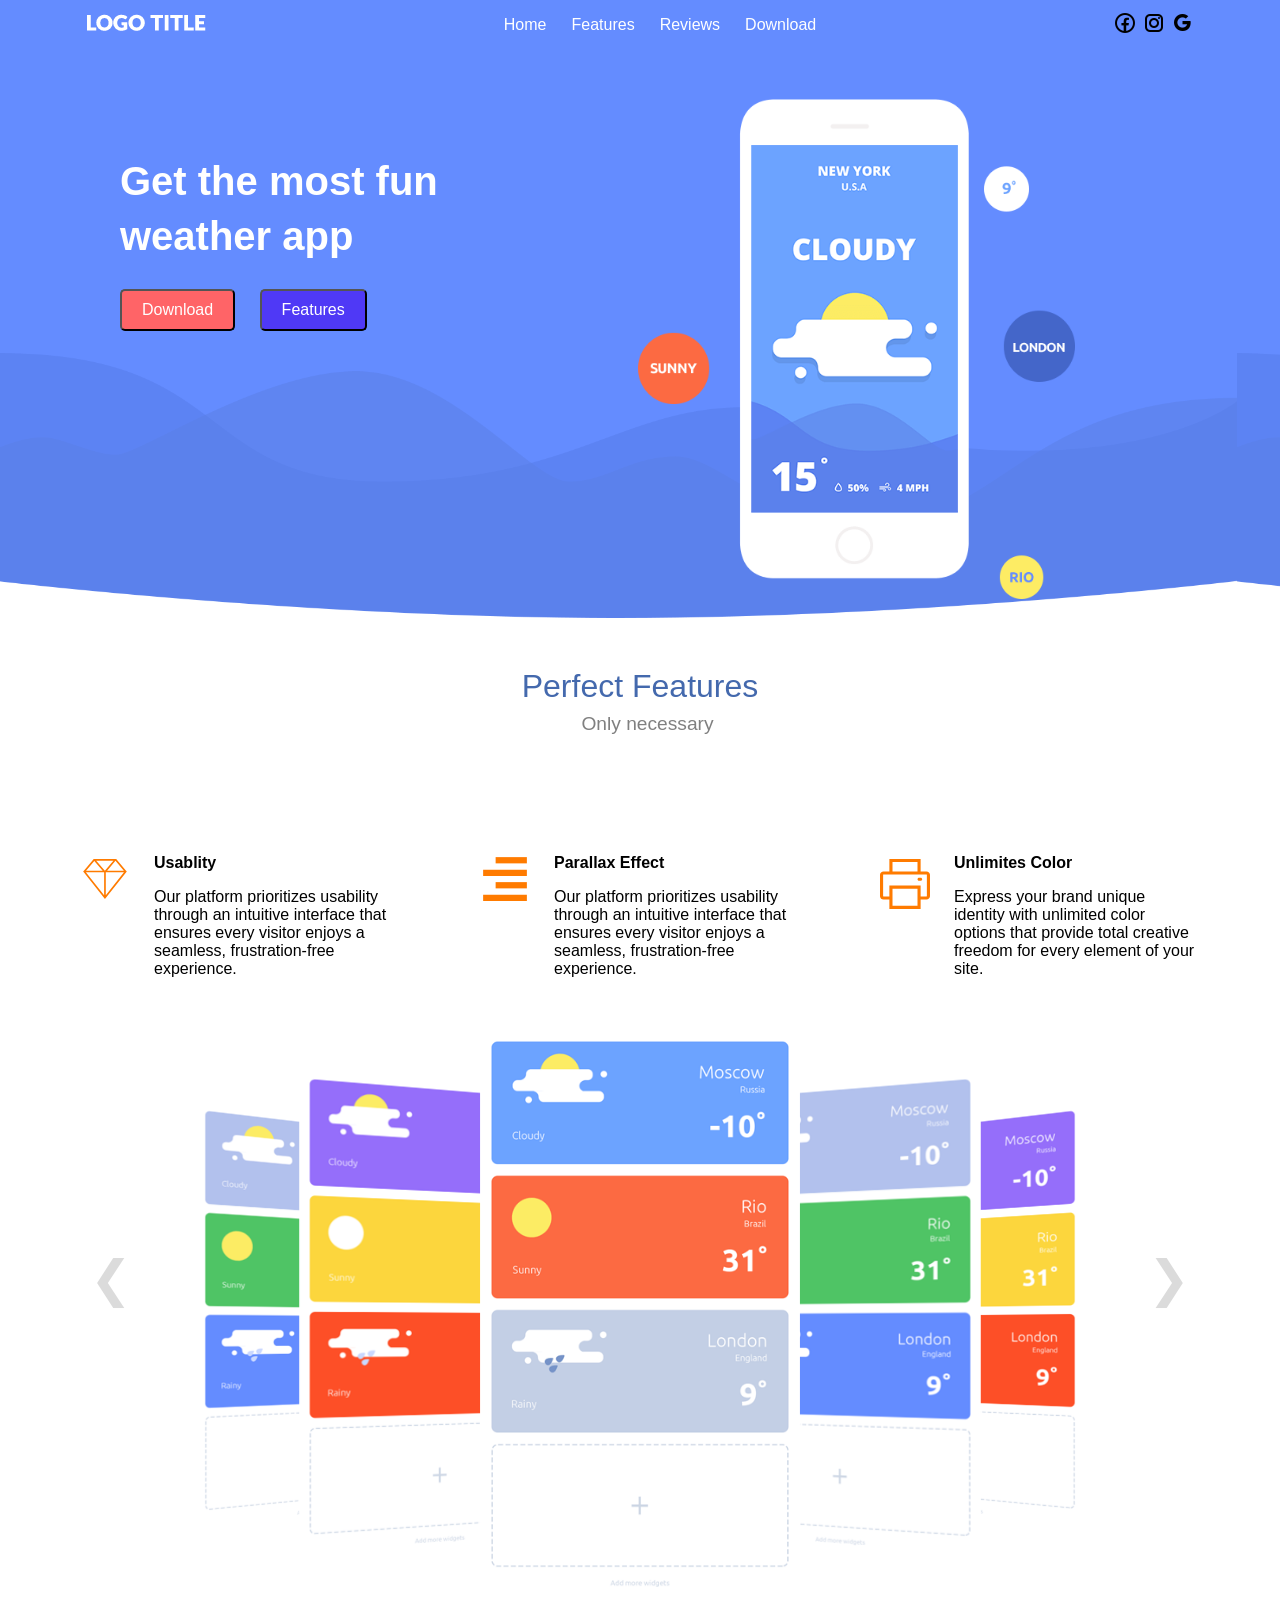
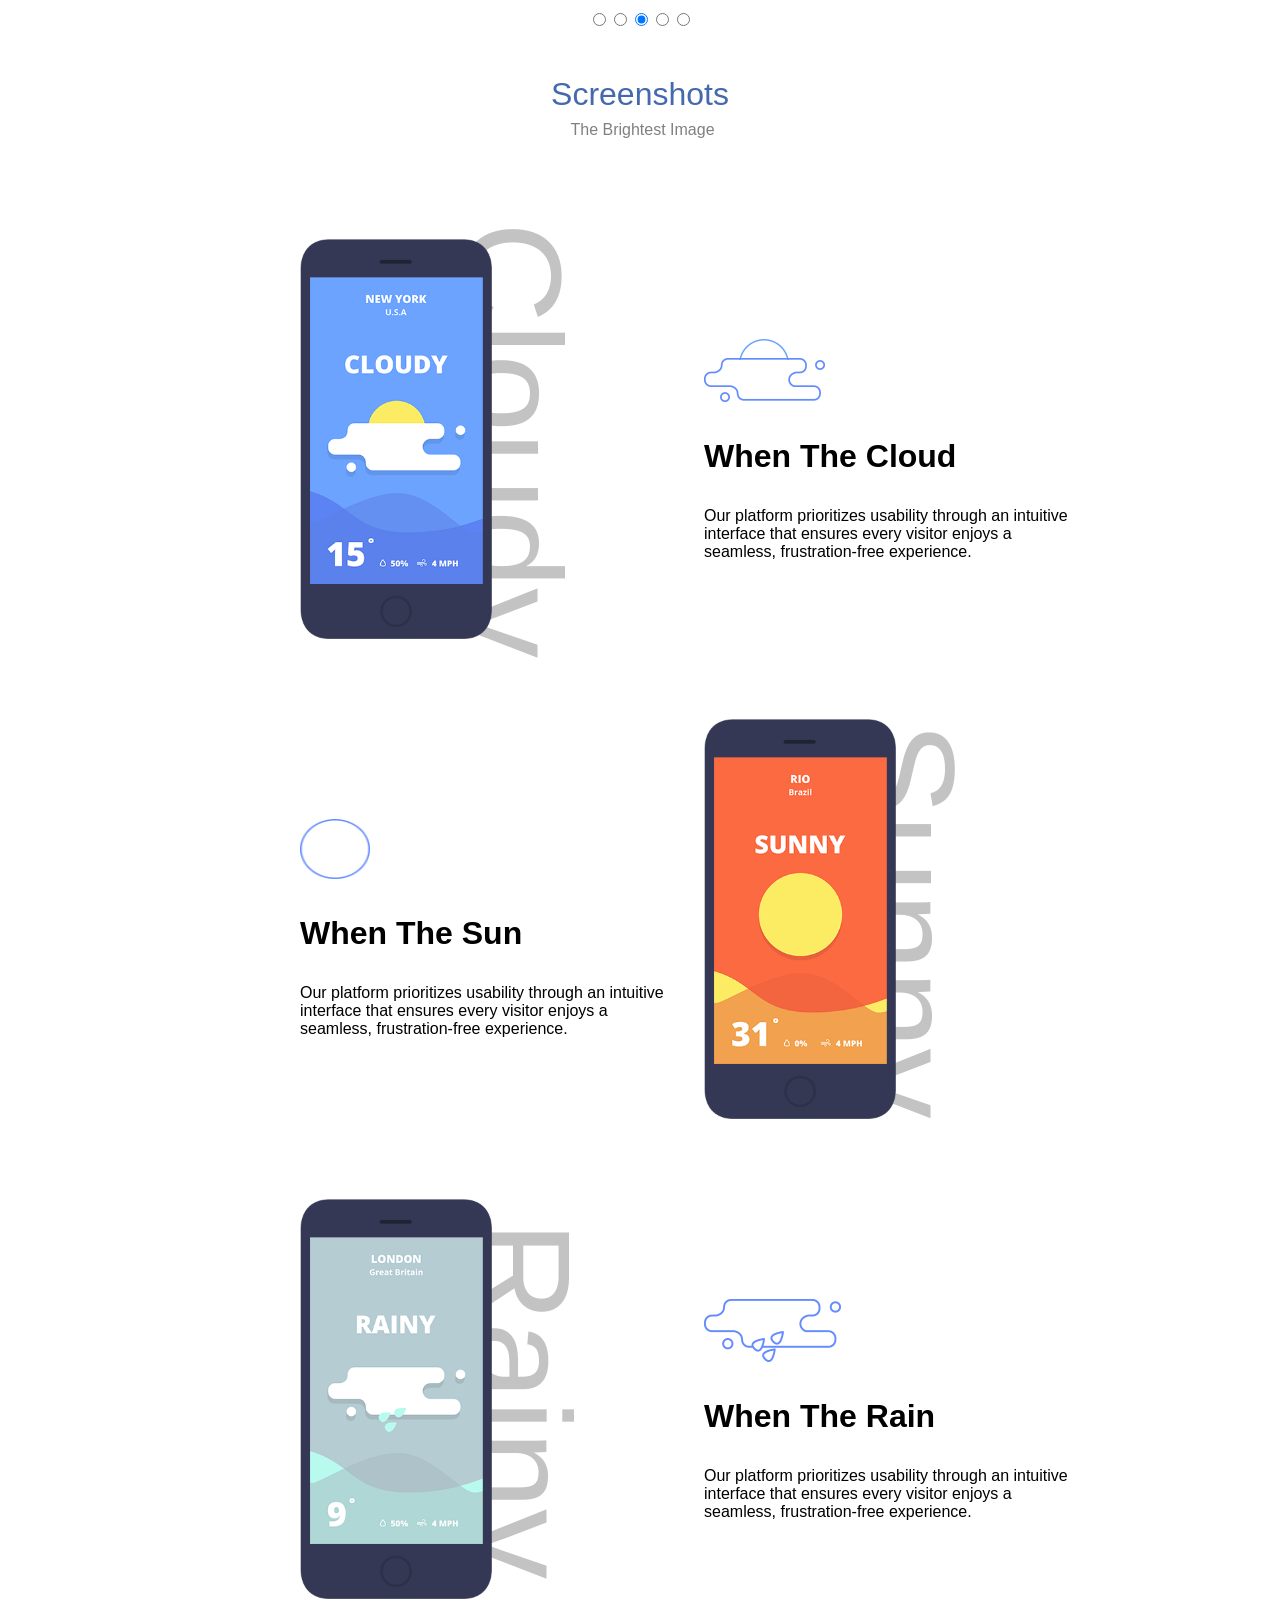
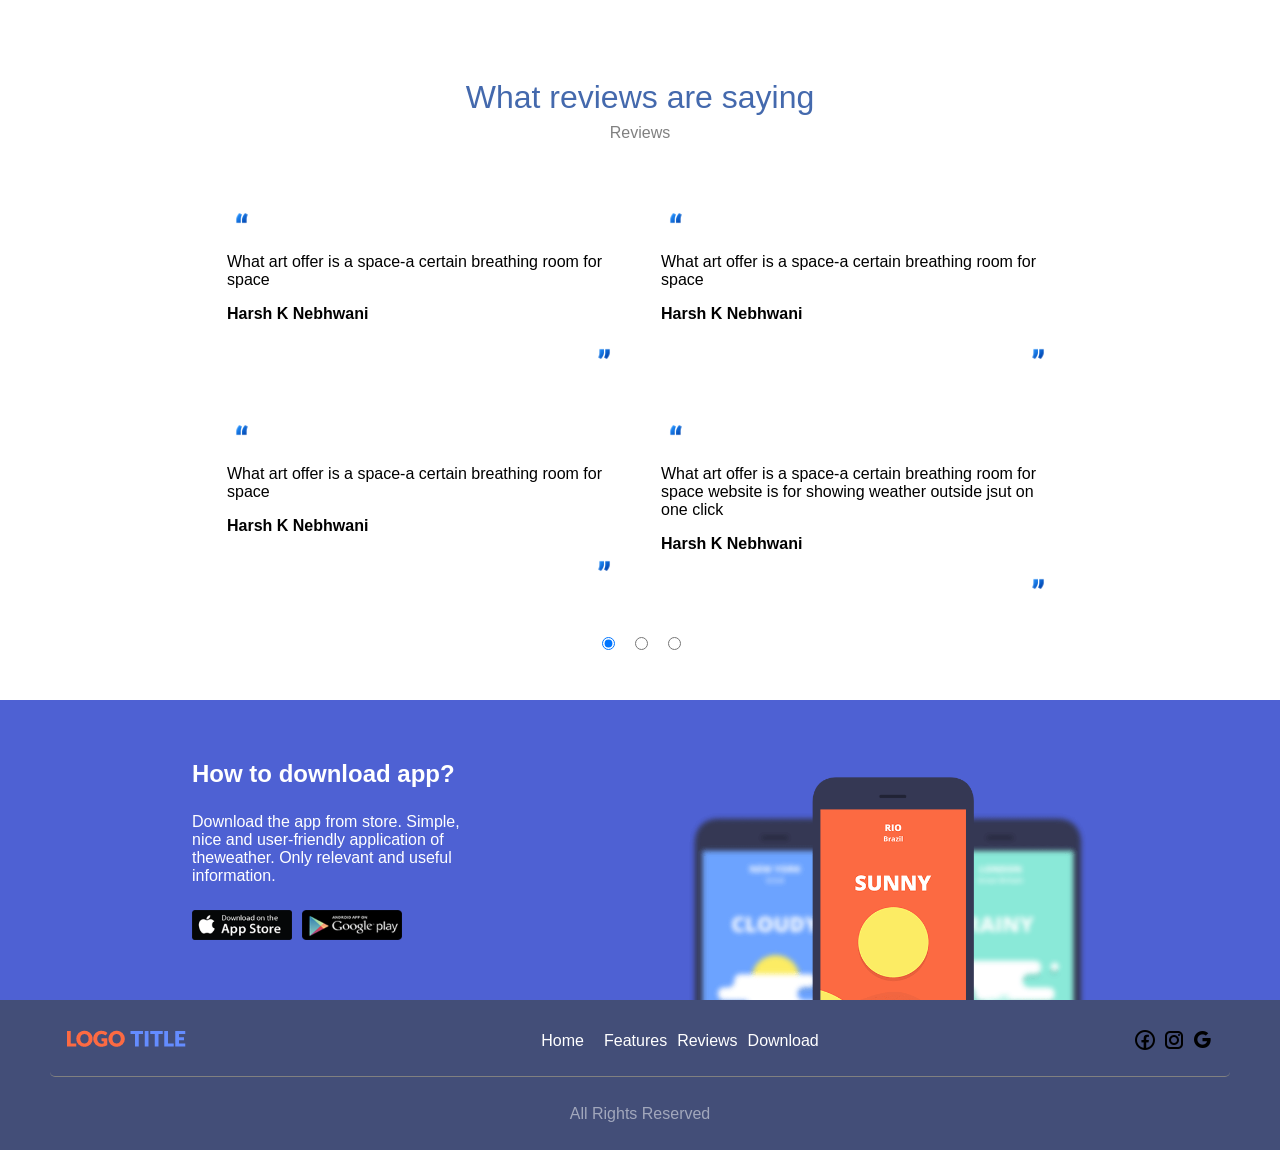
<file: index.html>
<!DOCTYPE html>
<html lang="en">

<head>
    <meta charset="UTF-8">
    <meta name="viewport" content="width=device-width, initial-scale=1.0">
    <title>Document</title>
    <link rel="stylesheet" href="style1.css">
</head>

<body style="font-family: sans-serif;">
    <!-- cover section -->

    <div id="cover-image"> 
        <div id="imp">
            <navbar id="navbar">
                <div>
                    <img src="logo.png" alt="logo"> 
                </div>
                <div id="anchors">
                    <a href="">Home</a>
                    <a href="#perfect-heading">Features</a>
                    <a href="#reviews">Reviews</a>
                    <a href="#download-section">Download</a>
                </div>
                <div id="icons">
                    <img src="icons8-facebook-24.png" alt="">
                    <img src="icons8-instagram-24.png" alt="">
                    <img src="icons8-google-25.png" alt="">
                </div>
            </navbar>


            <div id="cover-content">

                <div id="cover-image-button">
                    <p style="margin-top: 60px;">Get the most fun</p>
                    <p>weather app</p>
                    <button style="background-color: #FF6467;">Download</button>
                    <button style="background-color: #4F39F6;">Features</button>
                </div>

                <div>
                    <img src="phone1.png" alt="">
                </div>
            </div>

        </div>
    </div>

    <!-- 
        Perfect heading section 
    -->

    <div id="perfect-heading">
        <p id="perfect-heading-features">Perfect Features</p>
        <p style="color: gray; margin-left: 15px; font-size: larger; margin-top: 8px;">Only necessary</p>
    </div>

    <div id="section-2">

        <div class="features-sections">
            <div>
                <img src="1svg-perfect.svg" alt="">
            </div>
            <div>
                <p class="features-sub-heading"><b>Usablity</b></p>
                <p style="margin-left: 24px;">Our platform prioritizes usability through an intuitive interface that
                    ensures every
                    visitor enjoys a seamless, frustration-free experience.</p>
            </div>
        </div>

        <div class="features-sections">
            <div>
                <img src="2svg-perfect.svg" alt="">
            </div>
            <div>
                <p class="features-sub-heading"><b>Parallax Effect</b></p>
                <p style="margin-left: 24px;">Our platform prioritizes usability through an intuitive interface that
                    ensures every
                    visitor enjoys a seamless, frustration-free experience.</p>
            </div>
        </div>

        <div class="features-sections">
            <div>
                <img src="3svg-perfect.svg" alt="" style="height: 60px;">
            </div>
            <div>
                <p class="features-sub-heading"><b>Unlimites Color</b></p>
                <p style="margin-left: 24px;">Express your brand unique identity with unlimited color options that
                    provide total creative freedom for every element of your site.</p>
            </div>
        </div>

    </div>

    <br>
    <br>
    <!-- 
        crousal section
    -->

    <div class="carousel-container">
        <div class="nav-arrow nav-left">&#10094;</div>


        <div class="carousel-stage">

            <div class="carousel-stack pos-left-2">
                <img src="drag1.png" class="card-img" alt="Weather Image">
            </div>

            <div class="carousel-stack pos-left-1">
                <img src="drag3.png" class="card-img" alt="Weather Image">
            </div>

            <div class="carousel-stack pos-center">
                <img src="drag2.png" class="card-img" alt="Weather Image">
            </div>

            <div class="carousel-stack pos-right-1">
                <img src="drag1.png" class="card-img" alt="Weather Image">
            </div>

            <div class="carousel-stack pos-right-2">
                <img src="drag3.png" class="card-img" alt="Weather Image">
            </div>

        </div>

        <div class="nav-arrow nav-right">&#10095;</div>
    </div>


    <div style="display:flex; justify-content:center; margin-top: 30px; ">
        <input type="radio" class="carousel-radio pos-left-2-radio">
        <input type="radio" class="carousel-radio pos-left-1-radio">
        <input type="radio" class="carousel-radio pos-center-radio">
        <input type="radio" class="carousel-radio pos-right-1-radio">
        <input type="radio" class="carousel-radio pos-right-2-radio">
    </div>

    <!-- 
        ScreenShot Section
    -->

    <div id="screenshot-heading">
        <p id="perfect-heading-features">Screenshots</p>
        <p style="color: gray; margin-left: 5px; font-size: medium; margin-top: 8px;">The Brightest Image</p>
    </div>

    <!-- 
        cloudy
    -->
    <div class="screenshot-sections">
        <div id="ss-div-1">
            <img src="screen01.png" alt="cloudImage" class="phone-image">

            <div class="behind-text">Cloudy</div>
        </div>
        <div id="ss-div-2">
            <img src="cloud1.png" alt="cloud" class="small-image-ss">
            <p class="ss-sub-heading"><b>When The Cloud</b></p>
            <p style="margin: 0px 0px;">Our platform prioritizes usability through an intuitive interface that
                ensures every
                visitor enjoys a seamless, frustration-free experience.</p>
        </div>
    </div>

    <!-- 
        sunny
    -->
    <div class="screenshot-sections">
        <div id="ss-div-1">

            <img src="sun1.png" alt="sun" class="small-image-ss" style="width:70px; height: 60px;">

            <p class="ss-sub-heading"><b>When The Sun</b></p>
            <p style="margin: 0px 0px;">Our platform prioritizes usability through an intuitive interface that
                ensures every
                visitor enjoys a seamless, frustration-free experience.</p>
        </div>

        <div id="ss-div-2">
            <img src="screen02.png" alt="sunnyImage" style="height: 400px;" class="phone-image">
            <div class="behind-text-sunny">Sunny</div>
        </div>
    </div>

    <!-- 
        Rainy
    -->

    <div class="screenshot-sections">

        <div id="ss-div-1">
            <img src="screen03.png" alt="rainImage" class="phone-image">
            <div class="behind-text-rainy">Rainy</div>
        </div>
        <div id="ss-div-2">
            <img src="rainy1.png" alt="rain" class="small-image-ss">
            <p class="ss-sub-heading"><b>When The Rain</b></p>
            <p style="margin: 0px 0px;">Our platform prioritizes usability through an intuitive interface that
                ensures every
                visitor enjoys a seamless, frustration-free experience.</p>
        </div>

    </div>

    <!-- 
        Reviews Section
    -->

    <div id="reviews">
        <div class="section-heading">
            <p id="perfect-heading-features">What reviews are saying</p>
            <div class="sub-section-heading">
                <p>Reviews</p>
            </div>
        </div>

        <div id="reviews-carousel">
            
            <div class="review-slide active">
                <!-- 
                    slide 1
                -->
                <div id="slide-1">
                    <div class="reviews-parent-div">

                    <div class="reviews-child-div">
                        <div class="double-quotes-start">
                            <img src="double-quotes_start.png" alt="double-quotes" class="double-quotes">
                        </div>
                        <div>
                            <p>What art offer is a space-a certain breathing room for space</p>
                            <p> <b>Harsh K Nebhwani</b> </p>
                        </div>
                        <div class="double-quotes-end">
                            <img src="double-quotes_end.png" alt="double-quotes" class="double-quotes">
                        </div>

                    </div>

                    <div class="reviews-child-div">
                        <div class="double-quotes-start">
                            <img src="double-quotes_start.png" alt="double-quotes" class="double-quotes">
                        </div>
                        <div>
                            <p>What art offer is a space-a certain breathing room for space</p>
                            <p> <b>Harsh K Nebhwani</b> </p>
                        </div>
                        <div class="double-quotes-end">
                            <img src="double-quotes_end.png" alt="double-quotes" class="double-quotes">
                        </div>

                    </div>

                    <div class="reviews-child-div">
                        <div class="double-quotes-start">
                            <img src="double-quotes_start.png" alt="double-quotes" class="double-quotes">
                        </div>
                        <div>
                            <p>What art offer is a space-a certain breathing room for space</p>
                            <p> <b>Harsh K Nebhwani</b> </p>
                        </div>
                        <div class="double-quotes-end">
                            <img src="double-quotes_end.png" alt="double-quotes" class="double-quotes">
                        </div>

                    </div>


                    <div class="reviews-child-div">
                        <div class="double-quotes-start">
                            <img src="double-quotes_start.png" alt="double-quotes" class="double-quotes">
                        </div>
                        <div>
                            <p>What art offer is a space-a certain breathing room for space website is for showing weather
                                outside
                                jsut on one click
                            </p>
                            <p> <b>Harsh K Nebhwani</b> </p>
                        </div>
                        <div class="double-quotes-end">
                            <img src="double-quotes_end.png" alt="double-quotes" class="double-quotes">
                        </div>

                    </div>

                </div>
                </div>
            </div>
            
            <div class="review-slide ">
                <!-- 
                    slide 2
                -->
                <div id="slide-2">
                    <div class="reviews-parent-div">

                    <div class="reviews-child-div">
                        <div class="double-quotes-start">
                            <img src="double-quotes_start.png" alt="double-quotes" class="double-quotes">
                        </div>
                        <div>
                            <p>What art offer is a space-a certain breathing room for space</p>
                            <p> <b>Rohit</b> </p>
                        </div>
                        <div class="double-quotes-end">
                            <img src="double-quotes_end.png" alt="double-quotes" class="double-quotes">
                        </div>

                    </div>

                    <div class="reviews-child-div">
                        <div class="double-quotes-start">
                            <img src="double-quotes_start.png" alt="double-quotes" class="double-quotes">
                        </div>
                        <div>
                            <p>What art offer is a space-a certain breathing room for space</p>
                            <p> <b>Rohit</b> </p>
                        </div>
                        <div class="double-quotes-end">
                            <img src="double-quotes_end.png" alt="double-quotes" class="double-quotes">
                        </div>

                    </div>

                    <div class="reviews-child-div">
                        <div class="double-quotes-start">
                            <img src="double-quotes_start.png" alt="double-quotes" class="double-quotes">
                        </div>
                        <div>
                            <p>What art offer is a space-a certain breathing room for space</p>
                            <p> <b>Rohit</b> </p>
                        </div>
                        <div class="double-quotes-end">
                            <img src="double-quotes_end.png" alt="double-quotes" class="double-quotes">
                        </div>

                    </div>


                    <div class="reviews-child-div">
                        <div class="double-quotes-start">
                            <img src="double-quotes_start.png" alt="double-quotes" class="double-quotes">
                        </div>
                        <div>
                            <p>What art offer is a space-a certain breathing room for space website is for showing weather
                                outside
                                jsut on one click
                            </p>
                            <p> <b>Rohit</b> </p>
                        </div>
                        <div class="double-quotes-end">
                            <img src="double-quotes_end.png" alt="double-quotes" class="double-quotes">
                        </div>

                    </div>

                </div>
                </div>
            </div>
            
            <div class="review-slide ">
                <!-- 
                    slide 3
                -->
                
                <div id="slide-3">
                    <div class="reviews-parent-div">

                    <div class="reviews-child-div">
                        <div class="double-quotes-start">
                            <img src="double-quotes_start.png" alt="double-quotes" class="double-quotes">
                        </div>
                        <div>
                            <p>What art offer is a space-a certain breathing room for space</p>
                            <p> <b>Nikhil</b> </p>
                        </div>
                        <div class="double-quotes-end">
                            <img src="double-quotes_end.png" alt="double-quotes" class="double-quotes">
                        </div>

                    </div>

                    <div class="reviews-child-div">
                        <div class="double-quotes-start">
                            <img src="double-quotes_start.png" alt="double-quotes" class="double-quotes">
                        </div>
                        <div>
                            <p>What art offer is a space-a certain breathing room for space</p>
                            <p> <b>Nikhil</b> </p>
                        </div>
                        <div class="double-quotes-end">
                            <img src="double-quotes_end.png" alt="double-quotes" class="double-quotes">
                        </div>

                    </div>

                    <div class="reviews-child-div">
                        <div class="double-quotes-start">
                            <img src="double-quotes_start.png" alt="double-quotes" class="double-quotes">
                        </div>
                        <div>
                            <p>What art offer is a space-a certain breathing room for space</p>
                            <p> <b>Nikhil</b> </p>
                        </div>
                        <div class="double-quotes-end">
                            <img src="double-quotes_end.png" alt="double-quotes" class="double-quotes">
                        </div>

                    </div>


                    <div class="reviews-child-div">
                        <div class="double-quotes-start">
                            <img src="double-quotes_start.png" alt="double-quotes" class="double-quotes">
                        </div>
                        <div>
                            <p>What art offer is a space-a certain breathing room for space website is for showing weather
                                outside
                                jsut on one click
                            </p>
                            <p> <b>Nikhil</b> </p>
                        </div>
                        <div class="double-quotes-end">
                            <img src="double-quotes_end.png" alt="double-quotes" class="double-quotes">
                        </div>

                    </div>

                </div>
                </div>
            </div>
        
        </div>
        
    </div>

    <!-- 
        radio button
    -->
        <div id="reviews-radios">
            <input type="radio" name="reviews" checked>
            <input type="radio" name="reviews">
            <input type="radio" name="reviews">
        </div>


    <!-- 
        How to download section
    -->
    <div id="download-section" class="second-subsection">
        <div id="purple-color">

            <div id="download-content">
                <h2>How to download app?</h2>
                <p>Download the app from store. Simple, nice and user-friendly application of theweather. Only relevant
                    and useful information.</p>
                <div id="download-logo">
                    <img src="appstor.png" alt="app store">
                    <img src="googleplay.png" alt=" google play">
                </div>
            </div>
            <div id="download-image">
                <img src="appdownload1.png" alt="">
            </div>
        </div>
    </div>
    </div>

    <!-- 
        Footer section
    -->

    <footer id="footer">
        <div id="navbar" class="navbar-footer">
            <div id="logo"><img src="footer-logo.png" alt=""></div>
            <div>
                <ul id="navbar-list">
                    <a href="#cover-image">Home<a>
                            <a href="#perfect-heading">Features</a>
                            <a href="#reviews">Reviews</a>
                            <a href="#download-section">Download</a>
                </ul>
            </div>
            <div id="navbar-icon">
                <img src="icons8-facebook-24.png" alt="facebook-logo">
                <img src="icons8-instagram-24.png" alt="instagram-logo">
                <img src="icons8-google-25.png" alt="google-logo">
            </div>
        </div>
        <h4>All Rights Reserved</h4>
    </footer>

    
    <script src="script1.js"></script>

</body>

</html>
</file>
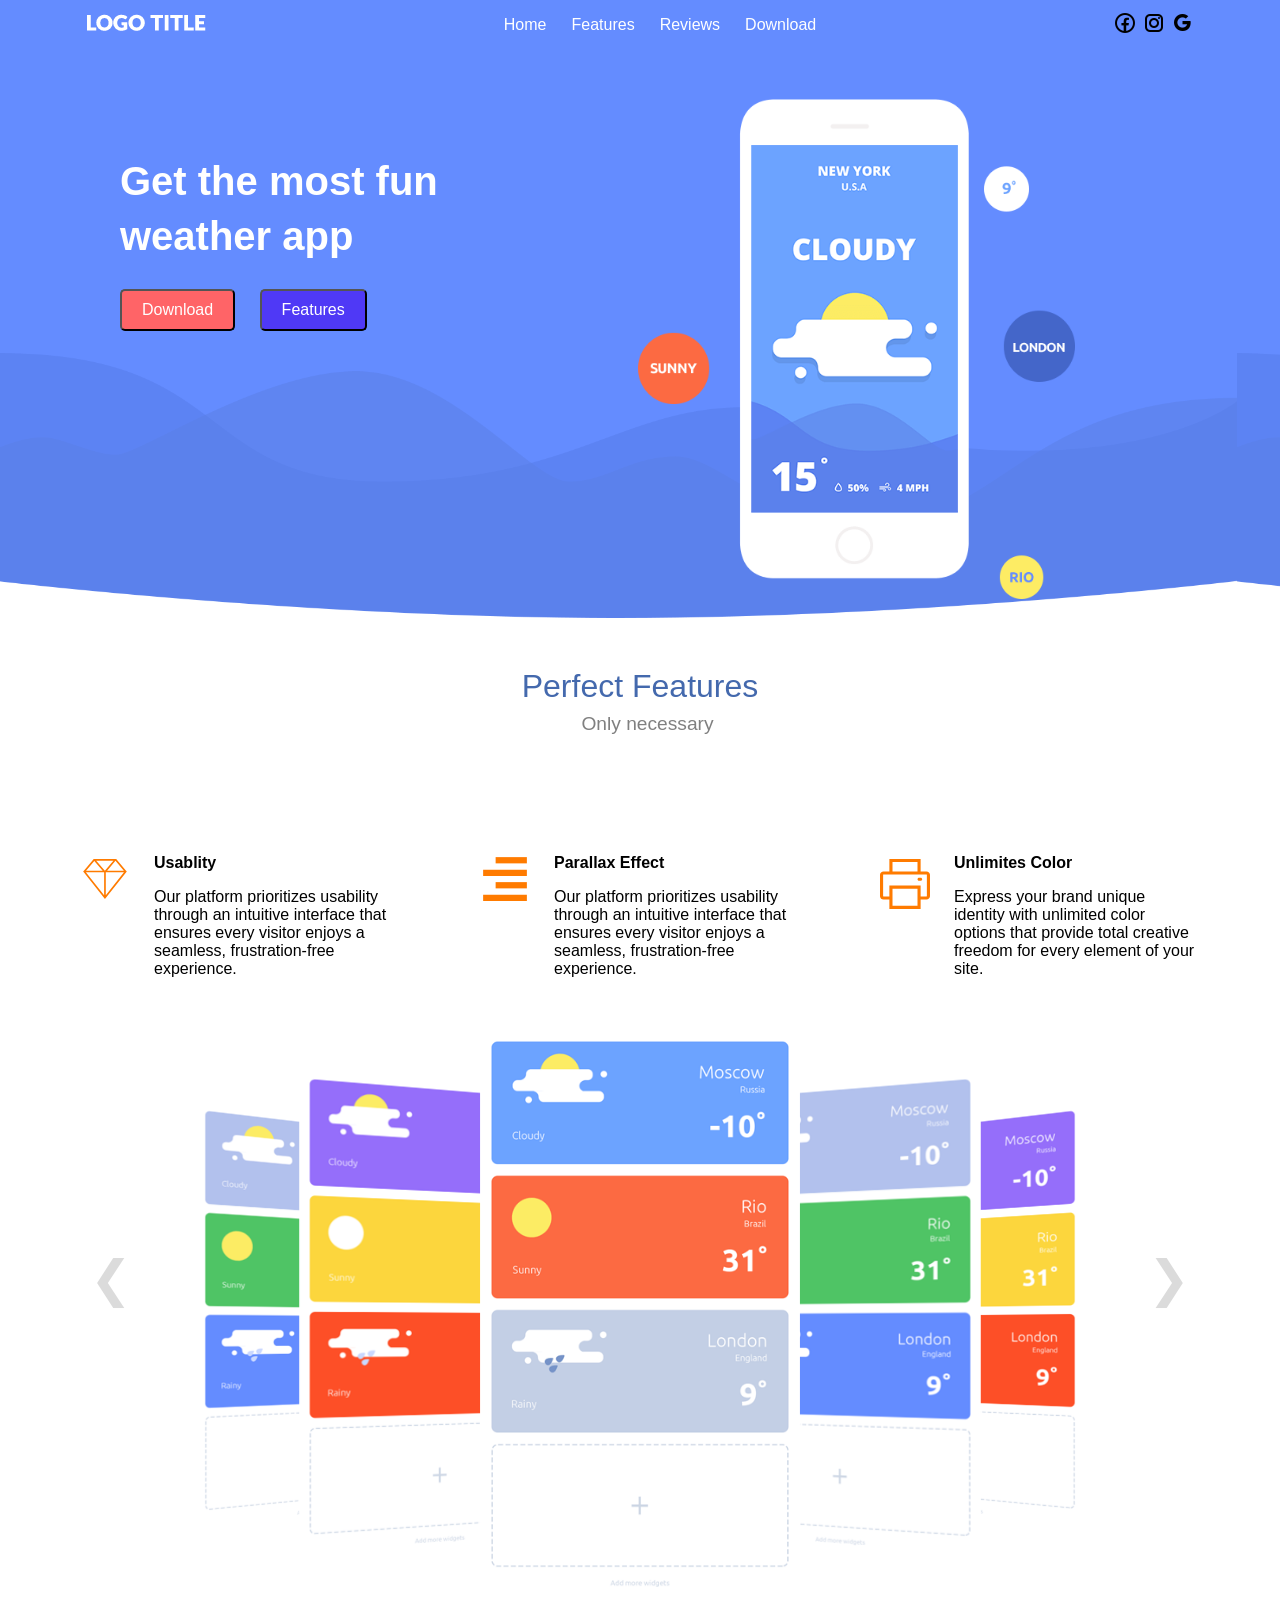
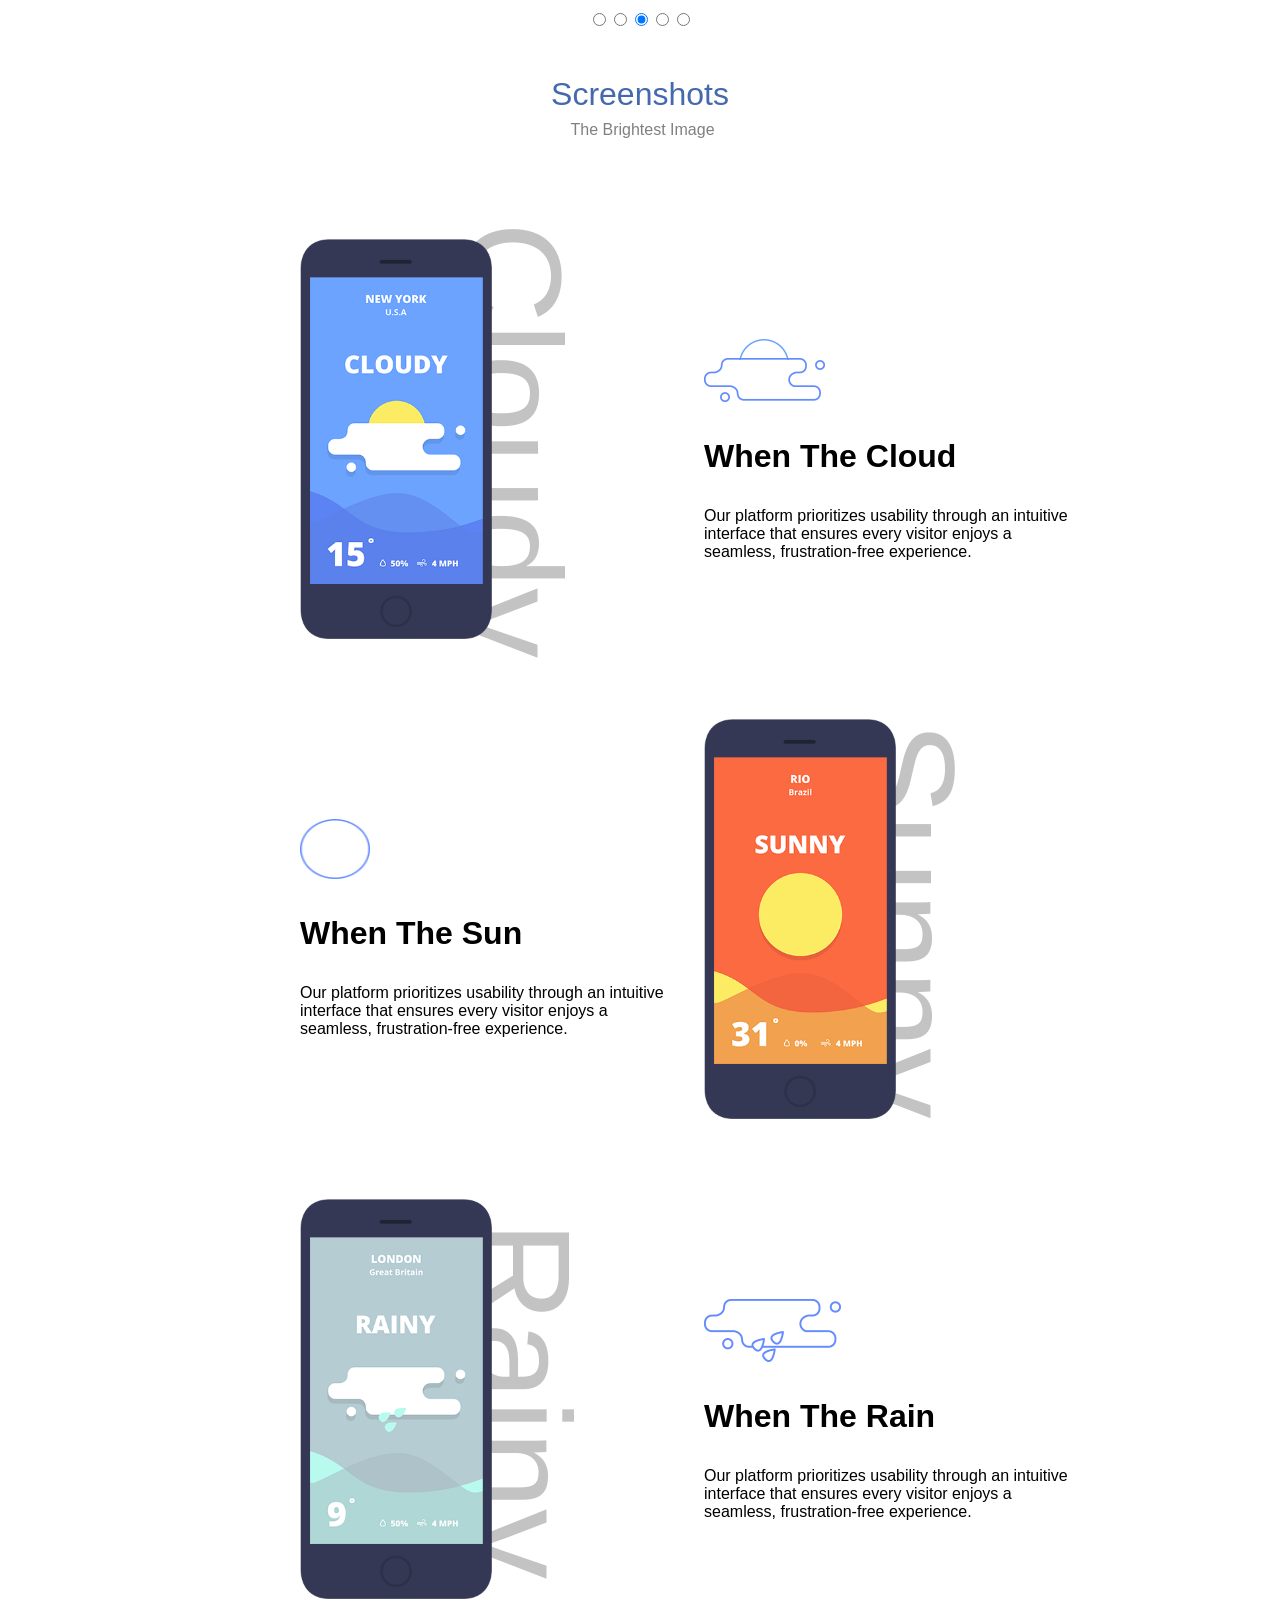
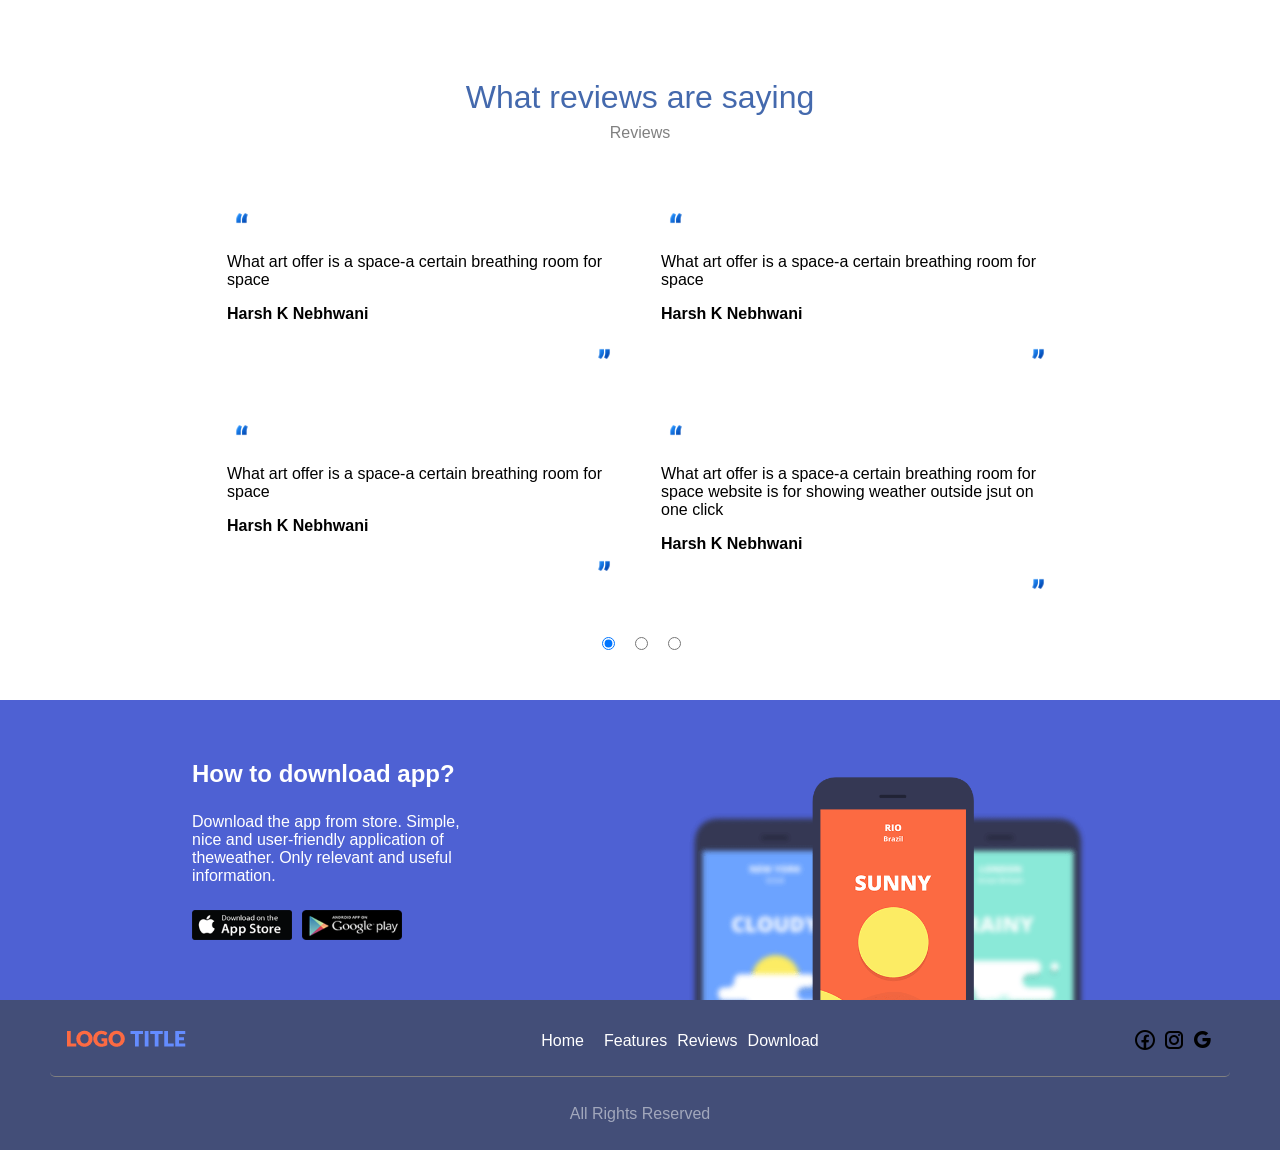
<file: index1.html>
<!DOCTYPE html>
<html lang="en">

<head>
    <meta charset="UTF-8">
    <meta name="viewport" content="width=device-width, initial-scale=1.0">
    <title>Document</title>
    <link rel="stylesheet" href="style1.css">
</head>

<body style="font-family: sans-serif;">
    <!-- cover section -->

    <div id="cover-image">
        <div id="imp">
            <navbar id="navbar">
                <div>
                    <img src="logo.png" alt="logo">
                </div>
                <div id="anchors">
                    <a href="">Home</a>
                    <a href="#perfect-heading">Features</a>
                    <a href="#reviews">Reviews</a>
                    <a href="#download-section">Download</a>
                </div>
                <div id="icons">
                    <img src="icons8-facebook-24.png" alt="">
                    <img src="icons8-instagram-24.png" alt="">
                    <img src="icons8-google-25.png" alt="">
                </div>
            </navbar>


            <div id="cover-content">

                <div id="cover-image-button">
                    <p style="margin-top: 60px;">Get the most fun</p>
                    <p>weather app</p>
                    <button style="background-color: #FF6467;">Download</button>
                    <button style="background-color: #4F39F6;">Features</button>
                </div>

                <div>
                    <img src="phone1.png" alt="">
                </div>
            </div>

        </div>
    </div>

    <!-- 
        Perfect heading section 
    -->

    <div id="perfect-heading">
        <p id="perfect-heading-features">Perfect Features</p>
        <p style="color: gray; margin-left: 15px; font-size: larger; margin-top: 8px;">Only necessary</p>
    </div>

    <div id="section-2">

        <div class="features-sections">
            <div>
                <img src="1svg-perfect.svg" alt="">
            </div>
            <div>
                <p class="features-sub-heading"><b>Usablity</b></p>
                <p style="margin-left: 24px;">Our platform prioritizes usability through an intuitive interface that
                    ensures every
                    visitor enjoys a seamless, frustration-free experience.</p>
            </div>
        </div>

        <div class="features-sections">
            <div>
                <img src="2svg-perfect.svg" alt="">
            </div>
            <div>
                <p class="features-sub-heading"><b>Parallax Effect</b></p>
                <p style="margin-left: 24px;">Our platform prioritizes usability through an intuitive interface that
                    ensures every
                    visitor enjoys a seamless, frustration-free experience.</p>
            </div>
        </div>

        <div class="features-sections">
            <div>
                <img src="3svg-perfect.svg" alt="" style="height: 60px;">
            </div>
            <div>
                <p class="features-sub-heading"><b>Unlimites Color</b></p>
                <p style="margin-left: 24px;">Express your brand unique identity with unlimited color options that
                    provide total creative freedom for every element of your site.</p>
            </div>
        </div>

    </div>

    <br>
    <br>
    <!-- 
        crousal section
    -->

    <div class="carousel-container">
        <div class="nav-arrow nav-left">&#10094;</div>


        <div class="carousel-stage">

            <div class="carousel-stack pos-left-2">
                <img src="drag1.png" class="card-img" alt="Weather Image">
            </div>

            <div class="carousel-stack pos-left-1">
                <img src="drag3.png" class="card-img" alt="Weather Image">
            </div>

            <div class="carousel-stack pos-center">
                <img src="drag2.png" class="card-img" alt="Weather Image">
            </div>

            <div class="carousel-stack pos-right-1">
                <img src="drag1.png" class="card-img" alt="Weather Image">
            </div>

            <div class="carousel-stack pos-right-2">
                <img src="drag3.png" class="card-img" alt="Weather Image">
            </div>

        </div>

        <div class="nav-arrow nav-right">&#10095;</div>
    </div>


    <div style="display:flex; justify-content:center; margin-top: 30px; ">
        <input type="radio" class="carousel-radio pos-left-2-radio">
        <input type="radio" class="carousel-radio pos-left-1-radio">
        <input type="radio" class="carousel-radio pos-center-radio">
        <input type="radio" class="carousel-radio pos-right-1-radio">
        <input type="radio" class="carousel-radio pos-right-2-radio">
    </div>

    <!-- 
        ScreenShot Section
    -->

    <div id="screenshot-heading">
        <p id="perfect-heading-features">Screenshots</p>
        <p style="color: gray; margin-left: 5px; font-size: medium; margin-top: 8px;">The Brightest Image</p>
    </div>

    <!-- 
        cloudy
    -->
    <div class="screenshot-sections">
        <div id="ss-div-1">
            <img src="screen01.png" alt="cloudImage" class="phone-image">

            <div class="behind-text">Cloudy</div>
        </div>
        <div id="ss-div-2">
            <img src="cloud1.png" alt="cloud" class="small-image-ss">
            <p class="ss-sub-heading"><b>When The Cloud</b></p>
            <p style="margin: 0px 0px;">Our platform prioritizes usability through an intuitive interface that
                ensures every
                visitor enjoys a seamless, frustration-free experience.</p>
        </div>
    </div>

    <!-- 
        sunny
    -->
    <div class="screenshot-sections">
        <div id="ss-div-1">

            <img src="sun1.png" alt="sun" class="small-image-ss" style="width:70px; height: 60px;">

            <p class="ss-sub-heading"><b>When The Sun</b></p>
            <p style="margin: 0px 0px;">Our platform prioritizes usability through an intuitive interface that
                ensures every
                visitor enjoys a seamless, frustration-free experience.</p>
        </div>

        <div id="ss-div-2">
            <img src="screen02.png" alt="sunnyImage" style="height: 400px;" class="phone-image">
            <div class="behind-text-sunny">Sunny</div>
        </div>
    </div>

    <!-- 
        Rainy
    -->

    <div class="screenshot-sections">

        <div id="ss-div-1">
            <img src="screen03.png" alt="rainImage" class="phone-image">
            <div class="behind-text-rainy">Rainy</div>
        </div>
        <div id="ss-div-2">
            <img src="rainy1.png" alt="rain" class="small-image-ss">
            <p class="ss-sub-heading"><b>When The Rain</b></p>
            <p style="margin: 0px 0px;">Our platform prioritizes usability through an intuitive interface that
                ensures every
                visitor enjoys a seamless, frustration-free experience.</p>
        </div>

    </div>

    <!-- 
        Reviews Section
    -->

    <div id="reviews">
        <div class="section-heading">
            <p id="perfect-heading-features">What reviews are saying</p>
            <div class="sub-section-heading">
                <p>Reviews</p>
            </div>
        </div>

        <div id="reviews-carousel">
            
            <div class="review-slide active">
                <!-- 
                    slide 1
                -->
                <div id="slide-1">
                    <div class="reviews-parent-div">

                    <div class="reviews-child-div">
                        <div class="double-quotes-start">
                            <img src="double-quotes_start.png" alt="double-quotes" class="double-quotes">
                        </div>
                        <div>
                            <p>What art offer is a space-a certain breathing room for space</p>
                            <p> <b>Harsh K Nebhwani</b> </p>
                        </div>
                        <div class="double-quotes-end">
                            <img src="double-quotes_end.png" alt="double-quotes" class="double-quotes">
                        </div>

                    </div>

                    <div class="reviews-child-div">
                        <div class="double-quotes-start">
                            <img src="double-quotes_start.png" alt="double-quotes" class="double-quotes">
                        </div>
                        <div>
                            <p>What art offer is a space-a certain breathing room for space</p>
                            <p> <b>Harsh K Nebhwani</b> </p>
                        </div>
                        <div class="double-quotes-end">
                            <img src="double-quotes_end.png" alt="double-quotes" class="double-quotes">
                        </div>

                    </div>

                    <div class="reviews-child-div">
                        <div class="double-quotes-start">
                            <img src="double-quotes_start.png" alt="double-quotes" class="double-quotes">
                        </div>
                        <div>
                            <p>What art offer is a space-a certain breathing room for space</p>
                            <p> <b>Harsh K Nebhwani</b> </p>
                        </div>
                        <div class="double-quotes-end">
                            <img src="double-quotes_end.png" alt="double-quotes" class="double-quotes">
                        </div>

                    </div>


                    <div class="reviews-child-div">
                        <div class="double-quotes-start">
                            <img src="double-quotes_start.png" alt="double-quotes" class="double-quotes">
                        </div>
                        <div>
                            <p>What art offer is a space-a certain breathing room for space website is for showing weather
                                outside
                                jsut on one click
                            </p>
                            <p> <b>Harsh K Nebhwani</b> </p>
                        </div>
                        <div class="double-quotes-end">
                            <img src="double-quotes_end.png" alt="double-quotes" class="double-quotes">
                        </div>

                    </div>

                </div>
                </div>
            </div>
            
            <div class="review-slide ">
                <!-- 
                    slide 2
                -->
                <div id="slide-2">
                    <div class="reviews-parent-div">

                    <div class="reviews-child-div">
                        <div class="double-quotes-start">
                            <img src="double-quotes_start.png" alt="double-quotes" class="double-quotes">
                        </div>
                        <div>
                            <p>What art offer is a space-a certain breathing room for space</p>
                            <p> <b>Rohit</b> </p>
                        </div>
                        <div class="double-quotes-end">
                            <img src="double-quotes_end.png" alt="double-quotes" class="double-quotes">
                        </div>

                    </div>

                    <div class="reviews-child-div">
                        <div class="double-quotes-start">
                            <img src="double-quotes_start.png" alt="double-quotes" class="double-quotes">
                        </div>
                        <div>
                            <p>What art offer is a space-a certain breathing room for space</p>
                            <p> <b>Rohit</b> </p>
                        </div>
                        <div class="double-quotes-end">
                            <img src="double-quotes_end.png" alt="double-quotes" class="double-quotes">
                        </div>

                    </div>

                    <div class="reviews-child-div">
                        <div class="double-quotes-start">
                            <img src="double-quotes_start.png" alt="double-quotes" class="double-quotes">
                        </div>
                        <div>
                            <p>What art offer is a space-a certain breathing room for space</p>
                            <p> <b>Rohit</b> </p>
                        </div>
                        <div class="double-quotes-end">
                            <img src="double-quotes_end.png" alt="double-quotes" class="double-quotes">
                        </div>

                    </div>


                    <div class="reviews-child-div">
                        <div class="double-quotes-start">
                            <img src="double-quotes_start.png" alt="double-quotes" class="double-quotes">
                        </div>
                        <div>
                            <p>What art offer is a space-a certain breathing room for space website is for showing weather
                                outside
                                jsut on one click
                            </p>
                            <p> <b>Rohit</b> </p>
                        </div>
                        <div class="double-quotes-end">
                            <img src="double-quotes_end.png" alt="double-quotes" class="double-quotes">
                        </div>

                    </div>

                </div>
                </div>
            </div>
            
            <div class="review-slide ">
                <!-- 
                    slide 3
                -->
                
                <div id="slide-3">
                    <div class="reviews-parent-div">

                    <div class="reviews-child-div">
                        <div class="double-quotes-start">
                            <img src="double-quotes_start.png" alt="double-quotes" class="double-quotes">
                        </div>
                        <div>
                            <p>What art offer is a space-a certain breathing room for space</p>
                            <p> <b>Nikhil</b> </p>
                        </div>
                        <div class="double-quotes-end">
                            <img src="double-quotes_end.png" alt="double-quotes" class="double-quotes">
                        </div>

                    </div>

                    <div class="reviews-child-div">
                        <div class="double-quotes-start">
                            <img src="double-quotes_start.png" alt="double-quotes" class="double-quotes">
                        </div>
                        <div>
                            <p>What art offer is a space-a certain breathing room for space</p>
                            <p> <b>Nikhil</b> </p>
                        </div>
                        <div class="double-quotes-end">
                            <img src="double-quotes_end.png" alt="double-quotes" class="double-quotes">
                        </div>

                    </div>

                    <div class="reviews-child-div">
                        <div class="double-quotes-start">
                            <img src="double-quotes_start.png" alt="double-quotes" class="double-quotes">
                        </div>
                        <div>
                            <p>What art offer is a space-a certain breathing room for space</p>
                            <p> <b>Nikhil</b> </p>
                        </div>
                        <div class="double-quotes-end">
                            <img src="double-quotes_end.png" alt="double-quotes" class="double-quotes">
                        </div>

                    </div>


                    <div class="reviews-child-div">
                        <div class="double-quotes-start">
                            <img src="double-quotes_start.png" alt="double-quotes" class="double-quotes">
                        </div>
                        <div>
                            <p>What art offer is a space-a certain breathing room for space website is for showing weather
                                outside
                                jsut on one click
                            </p>
                            <p> <b>Nikhil</b> </p>
                        </div>
                        <div class="double-quotes-end">
                            <img src="double-quotes_end.png" alt="double-quotes" class="double-quotes">
                        </div>

                    </div>

                </div>
                </div>
            </div>
        
        </div>
        
    </div>

    <!-- 
        radio button
    -->
        <div id="reviews-radios">
            <input type="radio" name="reviews" checked>
            <input type="radio" name="reviews">
            <input type="radio" name="reviews">
        </div>


    <!-- 
        How to download section
    -->
    <div id="download-section" class="second-subsection">
        <div id="purple-color">

            <div id="download-content">
                <h2>How to download app?</h2>
                <p>Download the app from store. Simple, nice and user-friendly application of theweather. Only relevant
                    and useful information.</p>
                <div id="download-logo">
                    <img src="appstor.png" alt="app store">
                    <img src="googleplay.png" alt=" google play">
                </div>
            </div>
            <div id="download-image">
                <img src="appdownload1.png" alt="">
            </div>
        </div>
    </div>
    </div>

    <!-- 
        Footer section
    -->

    <footer id="footer">
        <div id="navbar" class="navbar-footer">
            <div id="logo"><img src="footer-logo.png" alt=""></div>
            <div>
                <ul id="navbar-list">
                    <a href="#cover-image">Home<a>
                            <a href="#perfect-heading">Features</a>
                            <a href="#reviews">Reviews</a>
                            <a href="#download-section">Download</a>
                </ul>
            </div>
            <div id="navbar-icon">
                <img src="icons8-facebook-24.png" alt="facebook-logo">
                <img src="icons8-instagram-24.png" alt="instagram-logo">
                <img src="icons8-google-25.png" alt="google-logo">
            </div>
        </div>
        <h4>All Rights Reserved</h4>
    </footer>

    
    <script src="script1.js"></script>

</body>

</html>
</file>
<file: style1.css>
html{
    scroll-behavior: smooth;
}

body{
    margin: 0px;
    padding: 0px;
}



#cover-image{
    background-image: url('homebg.png');
    height: 618px; 
    width: 100%;
    background-size: contain;
}

#imp{
    margin: 0px 70px;
}

#navbar{
    display: flex;
   
    justify-content: space-between;
    padding: 10px 15px;
    border-radius: 5px;
    align-items: center;
}

#navbar a{
    text-decoration: none;
    color: white;
    font-weight: 700px;
    
}

#anchors{
    display: flex;
   gap: 25px;

}

#icons{
    
    justify-content: space-around;
}

#cover-content {
    margin: 50px;
    display: flex;
    gap: 150px;
}

#cover-content p{
    color: white;
    font-weight: bold;
    font-size: 40px;
    margin: 10px 0px;
}

#cover-content button{
    font-size:medium;
    padding: 10px 20px;
    margin-right:20px;
    margin-top: 20px;
    border-radius: 5px;
    color: white;
}

#cover-content img{
    margin-left: 50px;
    height: 500px;
}

#section-2{
    display: flex;
    justify-content: space-evenly;
}

#perfect-heading-features{
    color: rgb(68, 105, 173);
    font-weight: 200;
    margin-bottom: 8px;
    margin-top: 50px;
    font-size: xx-large;
}

#perfect-heading{
    text-align: center;
}

#section3 img{
    width: 600px;
    height: 500px;
}
.features-sections{
    margin-top: 100px;
    display:flex;
    width: 25%;
}

.features-sections img{
    height: 50px;
    width: 50px;
}

.features-sub-heading{
    margin-top: 0px;
    margin-left: 24px;
    
}

.screenshot-sections{
    position: relative;
    display: flex;
    gap: 20px;
    margin-top: 80px;
    height:400px
}

.behind-text{
    position: absolute;
    z-index:1;
    right: -30px;
    top: 30%;
    transform: rotate(90deg) translateY(-10%);
    font-size: 140px;
    font-weight:lighter;
    color: #888;
    opacity: 0.5;
    
    transform-origin: center;

    user-select:none;
    -webkit-user-select:none;
    -ms-user-select:none;
}

.behind-text-rainy{
    position: absolute;
    z-index:1;
    right: 0px;
    top: 30%;
    transform: rotate(90deg) translateY(-10%);
    font-size: 140px;
    font-weight:lighter;
    color: #888;
    opacity: 0.5;
    
    transform-origin: center;
     user-select:none;
    -webkit-user-select:none;
    -ms-user-select:none;
}

.behind-text-sunny{
    position: absolute;
    z-index:1;
    left: 690px;
    top: 30%;
    transform: rotate(90deg) translateY(-10%);
    font-size: 140px;
    font-weight:lighter;
    color: #888;
    opacity: 0.5;
    
    transform-origin: center;
     user-select:none;
    -webkit-user-select:none;
    -ms-user-select:none;
}

#screenshot-heading{
    text-align: center;
    margin-bottom: 100px;
}

#ss-div-1{
    position:relative;
    z-index:10;
    width: 30%;
    margin-left: 300px;
    margin-right: 0px;
}
.phone-image{
    position: absolute;
    z-index: 10;
}
#ss-div-1 img{
    
    height: 400px;
}
.ss-sub-heading{
    font-size:xx-large;
}
#ss-div-2{
    
    width: 30%;
    
}

.small-image-ss{
    padding-top: 100px;
}

#ss-div-2 p{
    padding: 0px;
}

.section-heading{
    margin-top: 80px;
    margin-bottom: 60px;
    text-align: center;
}

.sub-section-heading{
    text-align: center;
    color: grey;
    font-size: medium;
}
.sub-section-heading p{
    margin: 0px;
}

.double-quotes{
    height: 30px;
    width: 30px;
}

.double-quotes-start{
    text-align: left;
}
.double-quotes-end{
    text-align: right;
    
}

.reviews-child-div{
    width: 40%;
    padding: 1px;
    
}

#reviews-parent-div p{
    margin-top: 8px;
    margin-bottom: 8px;
    
}




#download-section{
    display: flex;
    justify-content: center;
    align-items: center;
    background-color: #4E61D3;
    margin-top: 50px;
}
#purple-color{
    width: 70%;
    height: 300px;
    display: flex;
    justify-content: space-evenly;
    align-items: center;
}
#download-content{
    width: 500px;
    height: 180px;
    color: white;
    display: flex;
    justify-content: space-between;
    flex-direction: column;
}
#download-content h2{
    margin: 0;
    padding: 0;
}
#download-content p{
    width: 300px;
    margin: 0;
    padding: 0;
    font-weight: lighter;
    font-size: 16px;
}
#download-image{

    width: 400px;
    height: 250px;
}
#download-image img{
    margin-top: 38.5px;
    width: 400px;
    height: 250px;
    object-fit: contain;
}
#download-logo{
    width: 210px;
    display: flex;
    justify-content: space-between;
}
#download-logo img{
    width: 100px;
    height: 30px;
}
#download-logo img:hover{
    transform:scale(0.95);
}

footer{
    width: 100%;
    height: 150px;
    background: #434E78;
    display: flex;
    flex-direction: column;
    justify-content: space-evenly;
    
}
.navbar-footer{
    border-bottom: 1px solid gray;
    margin: 0px 50px;
}

#navbar-list{
    display: flex;
    gap: 10px;
}

footer h4{
    font-weight: lighter;
    opacity: 50%;
    color: white;
    text-align: center;
}



.carousel-container {
    position: relative;
    width: 100%;
    margin-top: 50px;
    height: 500px;
    /* giving child elements 3D-look */
    perspective: 1000px;
    display: flex;
    justify-content: center;
    align-items: center;
    
}


.carousel-stage {
    position: relative;
    
    width: 320px;
    height: 600px;
    /* Ensures children exist in the 3D space created by the container */
    transform-style: preserve-3d;
}


.carousel-stack {
    position: absolute;
    top: 0;
    left: 0;
    width: 100%;
   
    transition: transform 0.6s ease;
    
}


.card-img {
    width: 100%;
    height: auto;
    border-radius: 16px;
    display: block;
}



.pos-center {
    transform: translateX(0) translateZ(0) rotateY(0);
    z-index: 10;
    
    opacity: 1;
}


.pos-left-1 {
    
    transform: translateX(-240px) translateZ(-200px) rotateY(20deg);
    z-index: 5;
    
}


.pos-right-1 {
    transform: translateX(240px) translateZ(-200px) rotateY(-20deg);
    z-index: 5;
    
}


.pos-left-2 {
    transform: translateX(-450px) translateZ(-400px) rotateY(35deg);
    z-index: 1;
   
}


.pos-right-2 {
    transform: translateX(450px) translateZ(-400px) rotateY(-35deg);
    z-index: 1;
    
}



.nav-arrow {
    position:absolute;
    top: 30%;
    
    font-size: 50px;
    color: #888;
    cursor: pointer;
    z-index: 20;
    padding: 20px;
}

.nav-left {
    left: 70px;
    opacity: 0.3;
    
}

.nav-right {
    right: 70px;
    opacity: 0.3;
}





#reviews-carousel {
    position: relative;
    width: 100%;
    display: flex;
    justify-content: center;
}

.review-slide {
    display: none;
    width: 100%;
}

.review-slide.active {
    display: block;
}

/* Force center reviews content
.review-slide .reviews-parent-div,
.review-slide #reviews-parent-div {
    margin-left: auto !important;
    margin-right: auto !important;

} */

.reviews-parent-div{
    display: flex;
    gap: 40px;
    flex-wrap: wrap;
    justify-content: center;
    margin-left: 150px;
    margin-right: 150px;
}

/* Center radio buttons */
#reviews-radios {
    display: flex;
    justify-content: center;
    gap: 12px;
    margin-top: 30px;
    margin-bottom: 30px;
}

.reviews-child-div:hover{
    transform:scale3d(1,1.5,1.2) translateZ(220px);
}

#cover-image-button button:hover{
    transform:scale(0.95);
}

.features-sections:hover{
    /* background-color: #4E61D3; */
    transform: translateZ(220px) scale3d(1.3,1.15,1.2);
    
}
</file>
